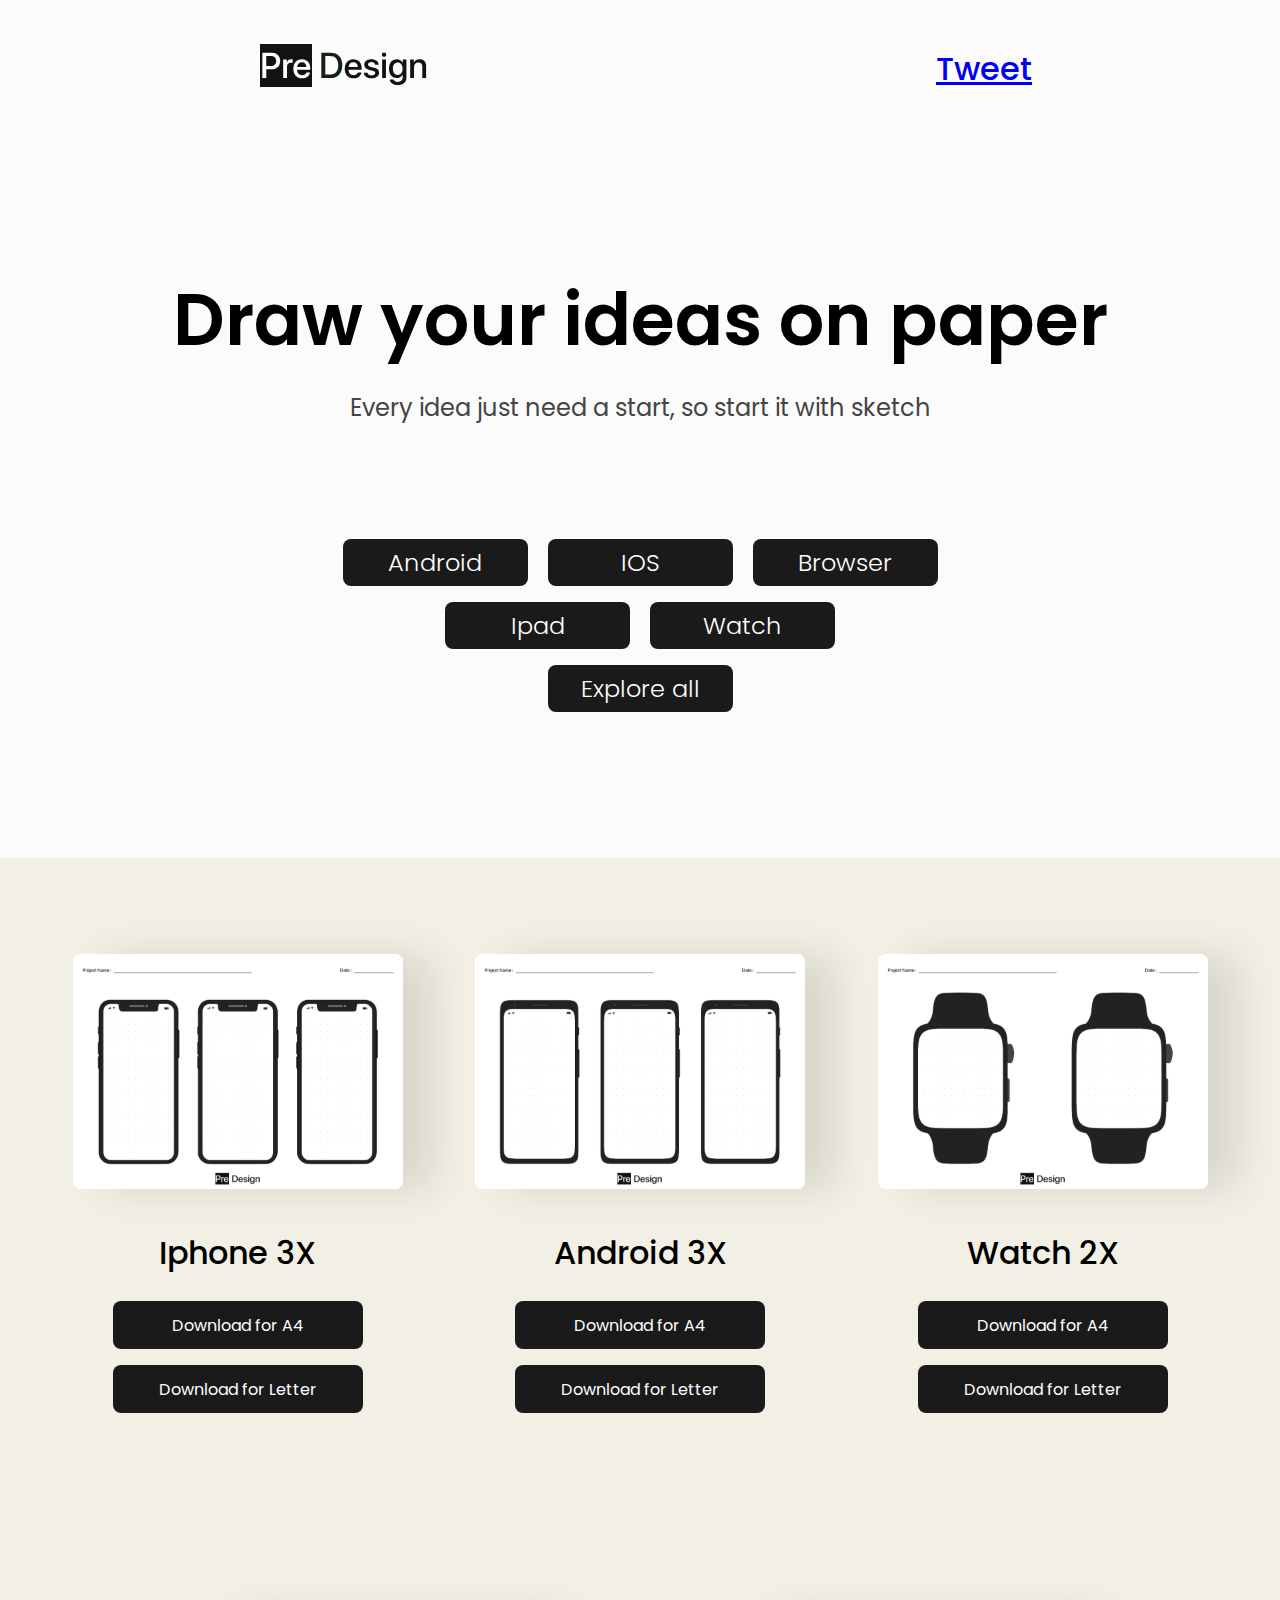
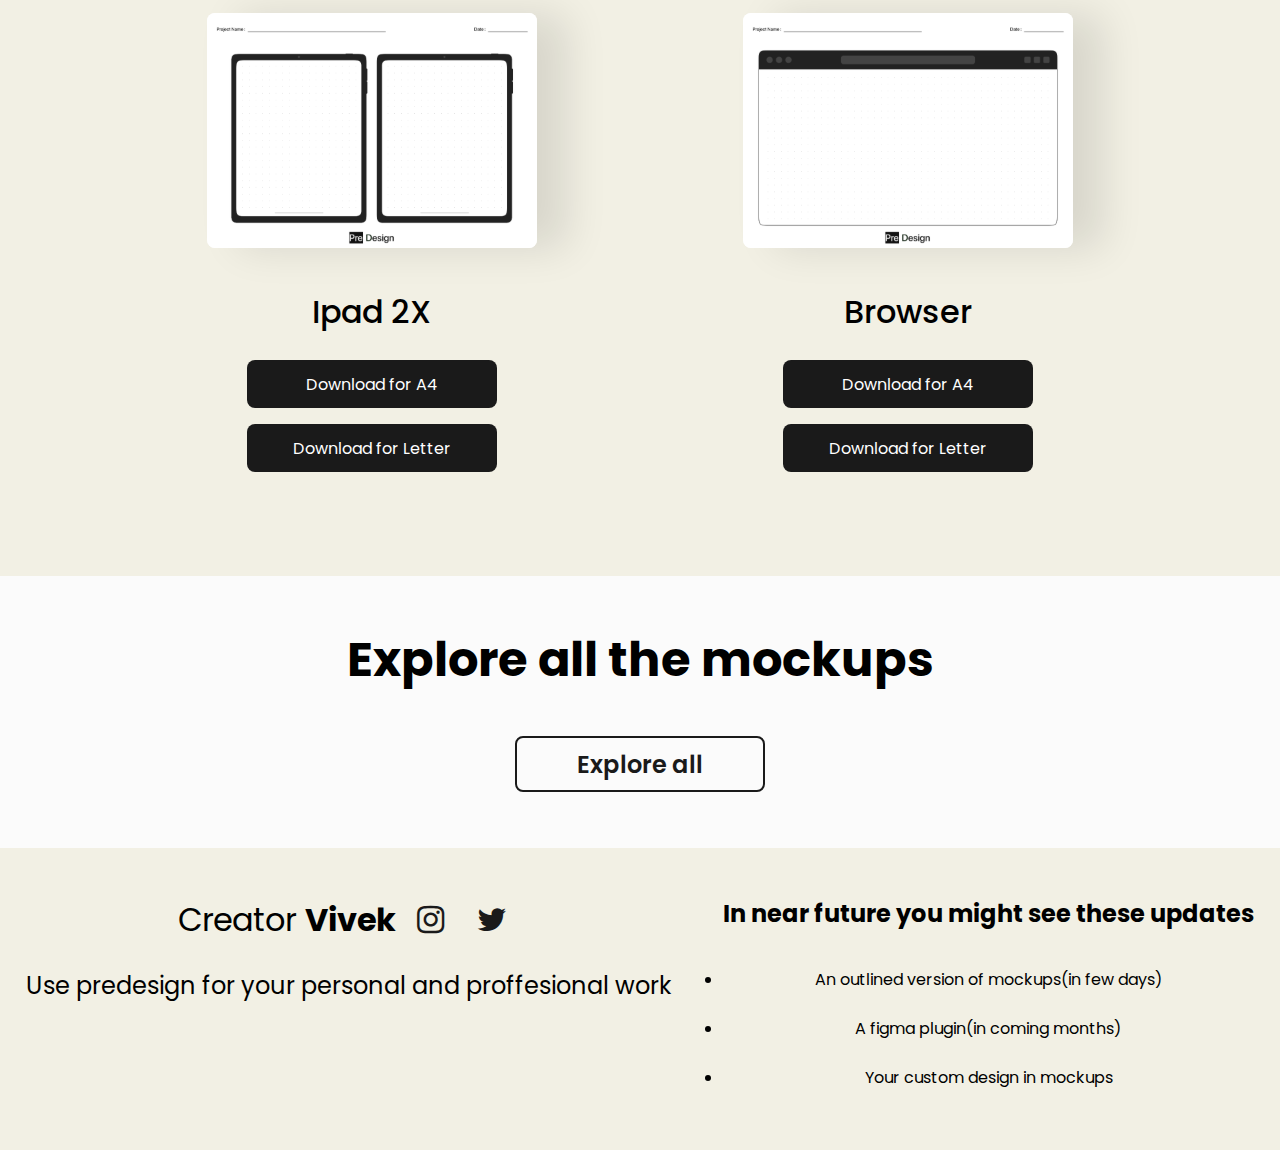
<file: predesign.html>
<!DOCTYPE html>
<html lang="en">
<head>
    <meta charset="UTF-8">
    <meta http-equiv="X-UA-Compatible" content="IE=edge">
    <meta name="viewport" content="width=device-width, initial-scale=1.0">
    <link rel="stylesheet" href="./Style.css">
    <link rel="preconnect" href="https://fonts.gstatic.com">
<link href="https://fonts.googleapis.com/css2?family=Poppins:wght@200;300;500&display=swap" rel="stylesheet">
<link rel="stylesheet" href="https://cdnjs.cloudflare.com/ajax/libs/font-awesome/4.7.0/css/font-awesome.min.css">

    <title>Predesign</title>
</head>
<body>
    <nav class="navbar">
        <a href="./predesign.html"><img src="./Images/Logo.svg" alt="predesign logo"></a>
        <a href="https://twitter.com/share?ref_src=twsrc%5Etfw" class="twitter-share-button" data-size="large" data-text="This is the appreciation tweet for @vivek90s for creating" data-hashtags="happydesigning" data-show-count="false">Tweet</a><script async src="https://platform.twitter.com/widgets.js" charset="utf-8"></script>
        <!-- <button class="twitter-button">Share on twitter <img src="./Images/twitter.svg" alt="twitter logo" width="32px" height="32px"></button> -->
    </nav>
    <section class="section-1">
        <div class="tagline">
             <h2 class="head">Draw your ideas on paper</h2>
             <p class="tag">Every idea just need a start, so start it with sketch </p>
        </div>
        <div class="categories">
            <div class="column-1">
                
               <a href="#mockups"><button class="device-button">Android</button></a> 
               <a href="#mockups"> <button class="device-button">IOS</button></a> 
               <a href="#mockups"><button class="device-button">Browser</button></a> 
               
                
            </div>
            <div class="column-2">
                <a href="#mockups"><button class="device-button">Ipad</button></a>
                <a href="#mockups"><button class="device-button">Watch</button></a>
                 </div>
            <div class="column-3">
                <a href="./all_mockups/all_mockups.html"> <button class="device-button">Explore all</button> </a>
            </div>       
        </div>
    </section>
    <section id="mockups" class="section-2">
        <div class="container">
        <div class="row-1">
            <div class="card">
                <img class="A4" src="Images/mockup-1.svg" alt="Iphone A4" width="330" height="235">
                    
                     <div class="template-details">
                        <p class="mockup-name"> Iphone 3X </p> 
                        <a href="./A4/Iphone3X-A4.pdf">  <button class="download-button"  >Download for A4 </button>  </a> 
                        <a href="./Letter/Iphone3X-letter.pdf"> <button class="download-button">Download for Letter</button>
                        </a> 
                     </div>  
                </div> 
                <div class="card">
                    <img class="A4" src="Images/mockup-2.svg" alt="Android A4" width="330" height="235">
                        
                         <div class="template-details">
                            <p class="mockup-name"> Android 3X </p> 
                             <a href="./A4/Android3X-A4.pdf"> <button class="download-button" >Download for A4 </button> </a>
                             <a href="./Letter/Android3X-letter.pdf"> <button class="download-button">Download for Letter</button> </a>
                            
                         </div>  
                    </div> 
                    <div class="card">
                        <img class="A4" src="Images/mockup-3.svg" alt="Android A4" width="330" height="235">
                            
                             <div class="template-details">
                                <p class="mockup-name"> Watch 2X </p> 
                                <a href="./A4/Watch2X-A4.pdf"><button class="download-button" >Download for A4 </button></a>
                                <a href="./Letter/watch2X-letter.pdf"><button class="download-button">Download for Letter</button></a>
                                
                             </div>  
                        </div> 
        </div>  
        <div class="row-1">
            <div class="card">
                <img class="A4" src="Images/mockup-4.svg" alt="Iphone A4" width="330" height="235">
                    
                     <div class="template-details">
                        <p class="mockup-name"> Ipad 2X </p> 
                        <a href="./A4/Ipad2X-A4.pdf"> <button class="download-button" >Download for A4 </button> </a>
                        <a href="./Letter/Ipad2X-letter.pdf"> <button class="download-button">Download for Letter</button> </a>
                        
                     </div>  
                </div> 
                <div class="card">
                    <img class="A4" src="Images/mockup-5.svg" alt="Android A4" width="330" height="235">
                        
                         <div class="template-details">
                            <p class="mockup-name"> Browser </p> 
                            <a href="./A4/browser-A4.pdf"><button class="download-button" >Download for A4 </button></a>
                            <a href="./Letter/browser-letter.pdf"><button class="download-button">Download for Letter</button></a>
                            
                         </div>  
                    </div> 
        </div>  
    </div>
    </section>
    <section>
        <div class="section-3">
            <div class="explore-container">
                <h2> Explore all the mockups </h2> 
                <a href="./all_mockups/all_mockups.html"> <button>Explore all</button> </a>
            </div>
        </div>
    </section>

     <footer>
        <div class="container">
            <div class="left-content">
               <div class="my-details">
                 Creator <span> Vivek</span>
                 <a href="https://www.instagram.com/vivek.fig/" target="_blank"><i class="fa fa-instagram"></i></a>
                 <a href="https://twitter.com/vivek90s" target="_blank"><i class="fa fa-twitter"></i></a>
                 

               </div> 
               <div class="predesign-details">
                Use predesign for your personal and proffesional work 
               </div>
            </div>
            <div class="right-content">
             <div class="coming-updates">
              <h2 class="update-title">In near future you might see these updates</h2>
                  <li>An outlined version of mockups(in few days)</li>
                  <li>A figma plugin(in coming months)</li>
                  <li>Your custom design in mockups</li>
             </div>
            </div>
        </div>
     </footer>

</body>
</html>
</file>
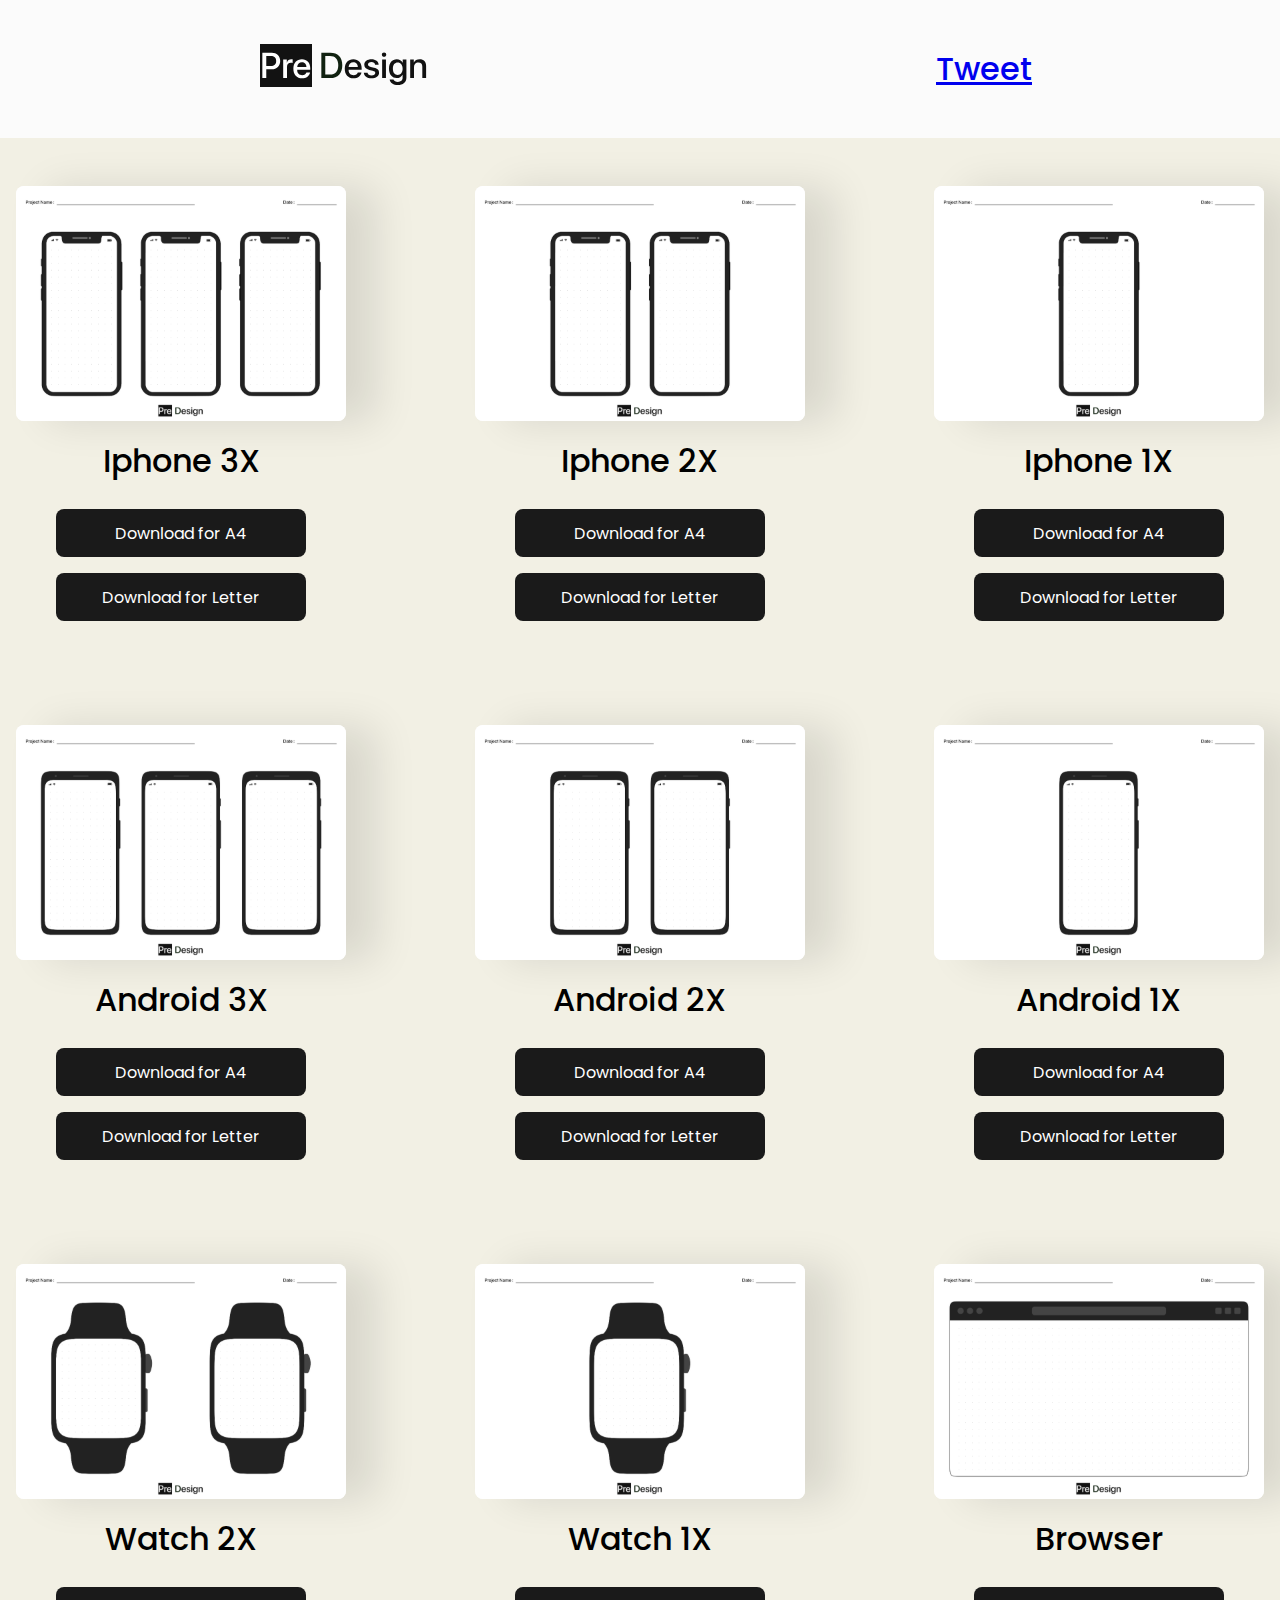
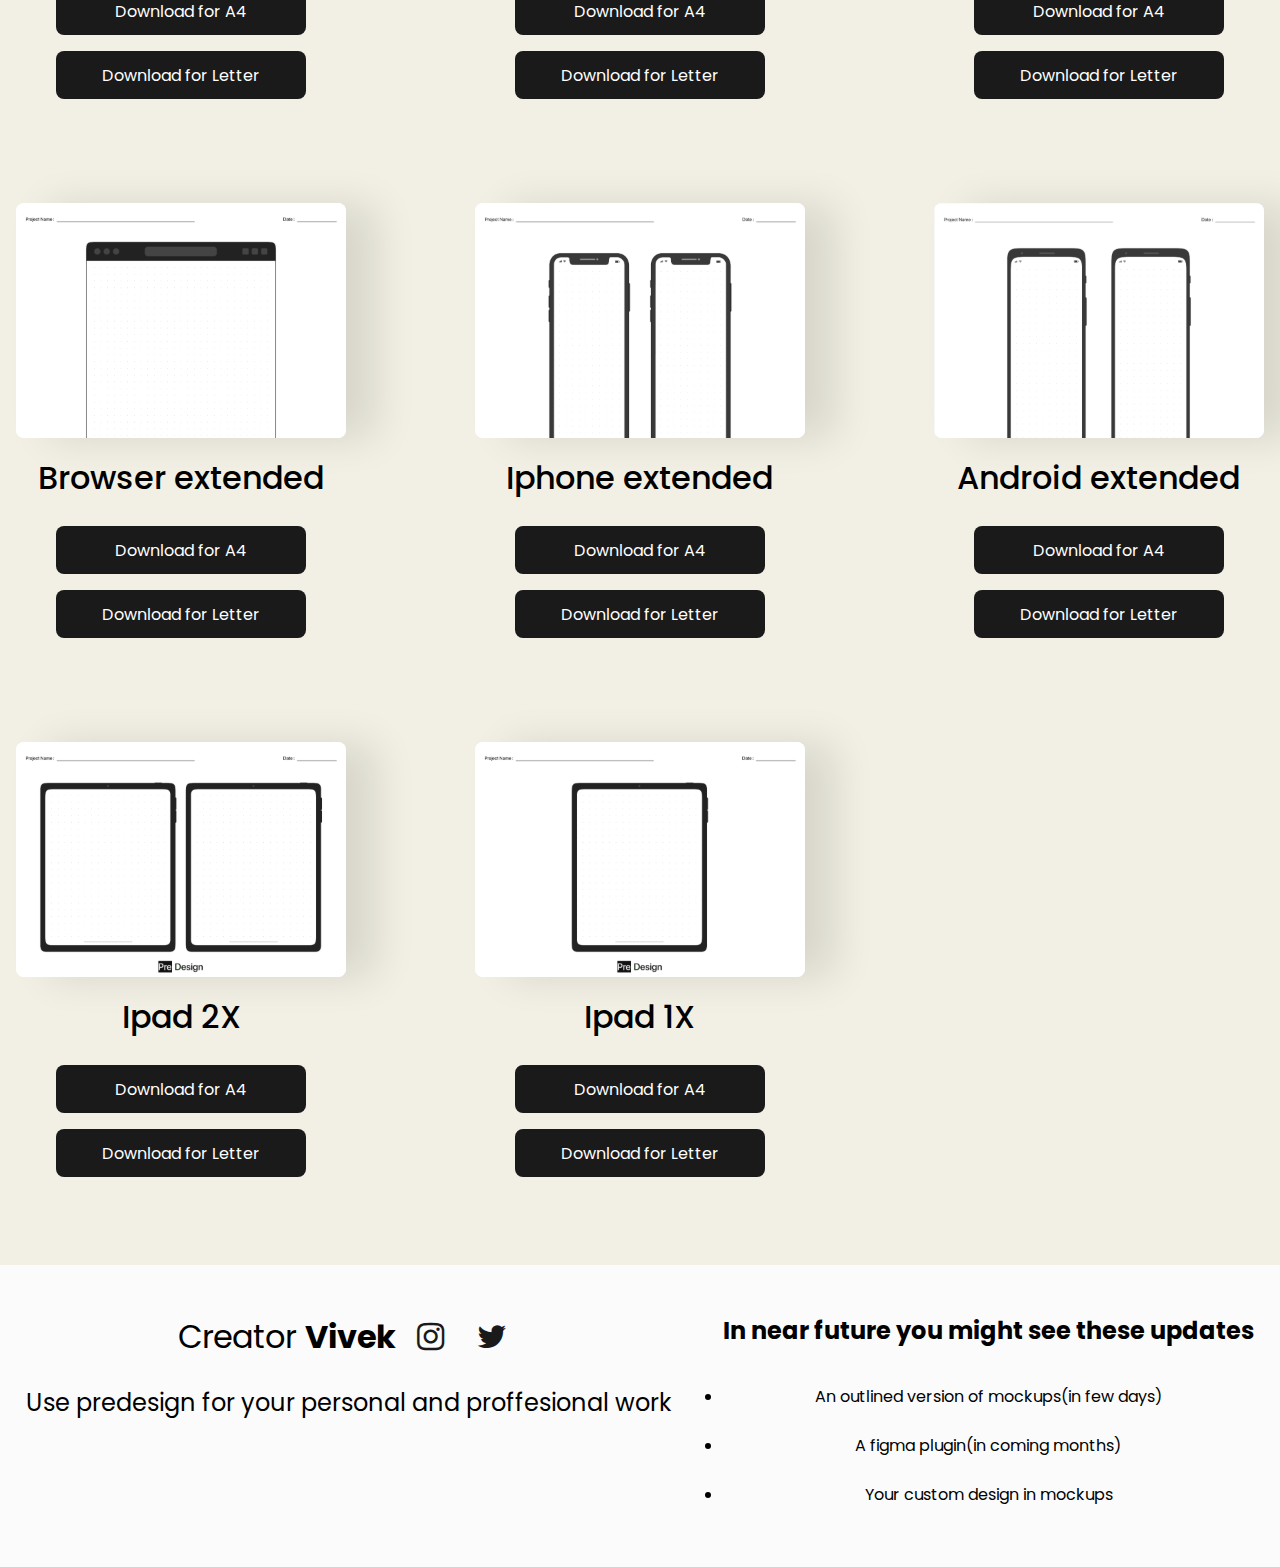
<file: all_mockups/all_mockups.html>
<!DOCTYPE html>
<html lang="en">
<head>
    <meta charset="UTF-8">
    <meta http-equiv="X-UA-Compatible" content="IE=edge">
    <meta name="viewport" content="width=device-width, initial-scale=1.0">
    <link rel="stylesheet" href="../Style.css">
    <link rel="stylesheet" href="./all_mockups.css">
    <link rel="preconnect" href="https://fonts.gstatic.com">
<link href="https://fonts.googleapis.com/css2?family=Poppins:wght@200;300;500&display=swap" rel="stylesheet">
<link rel="stylesheet" href="https://cdnjs.cloudflare.com/ajax/libs/font-awesome/4.7.0/css/font-awesome.min.css">
    <title>All mockups</title>
</head>
<body>

        <nav class="navbar">
            <a href="../predesign.html"><img src="../Images/Logo.svg" alt="predesign logo"></a>
            <a href="https://twitter.com/share?ref_src=twsrc%5Etfw" class="twitter-share-button" data-size="large" data-text="This is the appreciation tweet for @vivek90s for creating http://predesign.me/" data-hashtags="designmockups" data-show-count="false">Tweet</a><script async src="https://platform.twitter.com/widgets.js" charset="utf-8"></script>
            <!-- <button class="twitter-button">Share on twitter <img src="./Images/twitter.svg" alt="twitter logo" width="32px" height="32px"></button> -->
        </nav>

        <div class="all_mockups">
            
            <div class="card">
                <img class="A4" src="./images/Iphone-3X.svg" alt="Image" width="330" height="235">
                    
                     <div class="template-details">
                        <p class="mockup-name"> Iphone 3X </p> 
                        <a href="../A4/Iphone3X-A4.pdf">  <button class="download-button"  >Download for A4 </button>  </a> 
                        <a href="../Letter/Iphone3X-letter.pdf"> <button class="download-button">Download for Letter</button>
                        </a> 
                     </div>  
                </div>
            <div class="card">
                <img class="A4" src="./images/Iphone-2X.svg" alt="Image" width="330" height="235">
                    
                     <div class="template-details">
                        <p class="mockup-name"> Iphone 2X </p> 
                        <a href="../A4/Iphone2X-A4.pdf">  <button class="download-button"  >Download for A4 </button>  </a> 
                        <a href="../Letter/IphoneX-letter.pdf"> <button class="download-button">Download for Letter</button>
                        </a> 
                     </div>  
                </div>
            <div class="card">
                <img class="A4" src="./images/Iphone-1X.svg" alt="Image" width="330" height="235">
                    
                     <div class="template-details">
                        <p class="mockup-name"> Iphone 1X </p> 
                        <a href="../A4/Iphone1X-A4.pdf">  <button class="download-button"  >Download for A4 </button>  </a> 
                        <a href="../Letter/Iphone1X-letter.pdf"> <button class="download-button">Download for Letter</button>
                        </a> 
                     </div>  
                </div>
            <div class="card">
                <img class="A4" src="./images/Android-3X.svg" alt="Image" width="330" height="235">
                    
                     <div class="template-details">
                        <p class="mockup-name"> Android 3X </p> 
                        <a href="../A4/Android3X-A4.pdf">  <button class="download-button"  >Download for A4 </button>  </a> 
                        <a href="../Letter/Android3X-letter.pdf"> <button class="download-button">Download for Letter</button>
                        </a> 
                     </div>  
                </div>
            <div class="card">
                <img class="A4" src="./images/Android-2X.svg" alt="Image" width="330" height="235">
                    
                     <div class="template-details">
                        <p class="mockup-name"> Android 2X </p> 
                        <a href="../A4/Android2X-A4.pdf">  <button class="download-button"  >Download for A4 </button>  </a> 
                        <a href="../Letter/Android2X-letter.pdf"> <button class="download-button">Download for Letter</button>
                        </a> 
                     </div>  
                </div>
            <div class="card">
                <img class="A4" src="./images/Android-1X.svg" alt="Image" width="330" height="235">
                    
                     <div class="template-details">
                        <p class="mockup-name"> Android 1X </p> 
                        <a href="../A4/Android1X-A4.pdf">  <button class="download-button"  >Download for A4 </button>  </a> 
                        <a href="../Letter/Android1X-letter.pdf"> <button class="download-button">Download for Letter</button>
                        </a> 
                     </div>  
                </div>
            <div class="card">
                <img class="A4" src="./images/Watch-1X.svg" alt="Image" width="330" height="235">
                    
                     <div class="template-details">
                        <p class="mockup-name"> Watch 2X </p> 
                        <a href="../A4/Watch2X-A4.pdf">  <button class="download-button"  >Download for A4 </button>  </a> 
                        <a href="../Letter/watch2X-letter.pdf"> <button class="download-button">Download for Letter</button>
                        </a> 
                     </div>  
                </div>
            <div class="card">
                <img class="A4" src="./images/Watch.svg" alt="Image" width="330" height="235">
                    
                     <div class="template-details">
                        <p class="mockup-name"> Watch 1X </p> 
                        <a href="../A4/Watch1X-A4.pdf">  <button class="download-button"  >Download for A4 </button>  </a> 
                        <a href="../Letter/Watch1X-letter.pdf"> <button class="download-button">Download for Letter</button>
                        </a> 
                     </div>  
                </div>
            <div class="card">
                <img class="A4" src="./images/browser.svg" alt="Image" width="330" height="235">
                    
                     <div class="template-details">
                        <p class="mockup-name"> Browser </p> 
                        <a href="../A4/browser-A4.pdf">  <button class="download-button"  >Download for A4 </button>  </a> 
                        <a href="../Letter/browser-letter.pdf"> <button class="download-button">Download for Letter</button>
                        </a> 
                     </div>  
                </div>
            
            <div class="card">
                <img class="A4" src="./images/browser-extended.svg" alt="Image" width="330" height="235">
                    
                     <div class="template-details">
                        <p class="mockup-name"> Browser extended </p> 
                        <a href="../A4/Browser-extended-A4.pdf">  <button class="download-button"  >Download for A4 </button>  </a> 
                        <a href="../Letter/browser-extended-letter.pdf"> <button class="download-button">Download for Letter</button>
                        </a> 
                     </div>  
                </div>

            <div class="card">
                <img class="A4" src="./images/Iphone-extended.svg" alt="Image" width="330" height="235">
                    
                     <div class="template-details">
                        <p class="mockup-name"> Iphone extended </p> 
                        <a href="../A4/Iphone-extended-A4.pdf">  <button class="download-button"  >Download for A4 </button>  </a> 
                        <a href="../Letter/Iphone-extended-letter.pdf"> <button class="download-button">Download for Letter</button>
                        </a> 
                     </div>  
                </div>
            <div class="card">
                <img class="A4" src="./images/Android-extended.svg" alt="Image" width="330" height="235">
                    
                     <div class="template-details">
                        <p class="mockup-name"> Android extended </p> 
                        <a href="../A4/Android-extended-A4.pdf">  <button class="download-button"  >Download for A4 </button>  </a> 
                        <a href="../Letter/Android-extended-letter.pdf"> <button class="download-button">Download for Letter</button>
                        </a> 
                     </div>  
                </div>

                <div class="card">
                    <img class="A4" src="./images/Ipad-2X.svg" alt="Image" width="330" height="235">
                        
                         <div class="template-details">
                            <p class="mockup-name"> Ipad 2X </p> 
                            <a href="../A4/Ipad2X-A4.pdf">  <button class="download-button"  >Download for A4 </button>  </a> 
                            <a href="../Letter/Ipad2X-letter.pdf"> <button class="download-button">Download for Letter</button>
                            </a> 
                         </div>  
                    </div>
                <div class="card">
                    <img class="A4" src="./images/Ipad-1X.svg" alt="Image" width="330" height="235">
                        
                         <div class="template-details">
                            <p class="mockup-name"> Ipad 1X </p> 
                            <a href="../A4/Ipad1X-A4.pdf">  <button class="download-button"  >Download for A4 </button>  </a> 
                            <a href="../Letter/Ipad1X-letter.pdf"> <button class="download-button">Download for Letter</button>
                            </a> 
                         </div>  
                    </div>
         
        </div>

        <footer>
            <div class="container">
                <div class="left-content">
                   <div class="my-details">
                     Creator <span>Vivek</span>
                     <a href="https://www.instagram.com/vivek.fig/" target="_blank"><i class="fa fa-instagram"></i></a>
                     <a href="https://twitter.com/vivek90s" target="_blank"><i class="fa fa-twitter"></i></a>
                     
    
                   </div> 
                   <div class="predesign-details">
                    Use predesign for your personal and proffesional work 
                   </div>
                </div>
                <div class="right-content">
                 <div class="coming-updates">
                  <h2 class="update-title">In near future you might see these updates</h2>
                      <li>An outlined version of mockups(in few days)</li>
                      <li>A figma plugin(in coming months)</li>
                      <li>Your custom design in mockups</li>
                 </div>
                </div>
            </div>
         </footer>
</body>
</html>
</file>
<file: Style.css>
*{
    margin: 0;
    padding: 0;
    box-sizing: border-box;
    font-family: 'Poppins', sans-serif;
    background-color: #FBFBFB;
    scroll-behavior: smooth;
}

button{
    cursor: pointer;
}

a{
    background: transparent;
}

p {
    background: transparent;
}

.product-hunt .ph-badge{
    background: transparent;
}

.product-hunt .ph-class{
    align-items: center;
   
    padding: 0px 24px;
}

.product-hunt p{
    color: white;
    font-weight: 400;
    background: transparent;
}

.product-hunt .ph-logo{
   width: 75px;
   height: 75px;
   background: transparent;
   
}
.product-hunt .ph-class{
    display: flex;
    flex-direction: row;
    background: transparent;
 }

.product-hunt{
    display: flex;
    flex-direction: row;
    justify-content: center;
    align-items: center;
    background: #DA552F;
    padding: 8px 0;
}

.navbar{
    display: flex;
    flex-direction: row;
    justify-content: space-around;
    align-items: center;
    background-color:transparent;
    margin: 32px 0;
}
.twitter-share-button{
    border: none;
    font-size: 32px;
    background: none;
    font-weight: 500;
}

.section-1{
    display: flex;
    flex-direction: column;
    align-items: center;
    justify-content: center;
    background-color: #FBFBFB;
    height: 80vh;
}

.tagline{
    text-align: center;
}

.head{
    font-size: 72px;
    font-weight: 600 ;
}
.tag{
    font-size: 24px;
    font-weight: 400;
    margin-top: 16px;
    color: #444444;
}

.categories{
    display: flex;
    flex-direction: column;
    align-items: center;
    padding: 10px;
    margin-top: 96px;
}

.device-button, .explore-button{
    margin: 8px;
    width: 185px;
    height: 47px;
    background: #1a1a1a;
    border: none;
    color: white;
    font-size: 24px;
    font-weight: 300;
    border-radius: 8px;
}

/* section-2 */

.section-2{
    background-color: #F2F0E4;
    height: auto;
    text-align: center;
    
}

 .container{
    background: transparent; 
    display: flex;
    justify-content: center;
    flex-direction: column;
} 

.row-1{
    background: transparent;
    display: flex;
    flex-direction: row;
    justify-content: space-evenly;
    padding: 96px 0;
}


.row-1 .card{
    width: 330px;
    background:transparent;
    display: flex;
    flex-direction: column;
    align-items: center;
}

.A4{
    border-radius: 8px;
    box-shadow: 31px 1px 41px -1px rgba(0,0,0,0.11);
-webkit-box-shadow: 31px 1px 41px -1px rgba(0,0,0,0.11);
-moz-box-shadow: 31px 1px 41px -1px rgba(0,0,0,0.11);
}
.row-1 .template-details{
    display: flex;
    flex-direction: column;
    justify-content: center;
    align-items: center;
    border-radius: 13px;
    margin-top: 24px;
    background: transparent;

}

.template-details .mockup-name{
    font-size: 32px;
    font-weight: 500;
    background: transparent;
    margin: 16px;
}
  
.download-button{
    margin: 8px;
    width: 250px;
    height: 48px;
    background: #1a1a1a;
    border: none;
    color: white;
    font-size: 16px;
    font-weight: 400;
    border-radius: 8px;
}


.section-3 .explore-container{
    display: flex;
    flex-direction: column;
    align-items: center;
    justify-content: center;
    background: transparent;
    padding: 3rem 0;
}

.section-3 .explore-container h2{
    font-size: 48px;
    background: transparent;
    margin-bottom: 32px;
}
.section-3 .explore-container button{
    margin: 8px;
    width: 250px;
    height: 56px;
    border: 2px solid #1a1a1a;
    border-radius: 8px;
    color: #1a1a1a;
    font-size: 24px;
    font-weight: 600;
    border-radius: 8px;
    background: transparent;
}


footer{
    text-align: center;
}


footer .container{
    display: flex;
    flex-direction: row;
    justify-content: space-around;
    padding: 3rem 0;
    background: #F2F0E4;
}

i{
    background: transparent;
    color: #1a1a1a;
    padding: 0 12px;
}

.container .left-content {
    background: transparent;
    
}

.container .left-content .my-details{
    font-size: 32px;
    font-size: 800;
    margin-bottom: 24px;
    background: transparent;
    
}
.container .left-content .predesign-details{
    font-size: 24px;
    font-size: 800;
    background: transparent;
}

.container .left-content span{
    font-weight: 700;
    background: transparent;
}

.container .update-title{
    padding-bottom: 24px;
    background: transparent;
}

.container .right-content .coming-updates{
    background-color: transparent;
}

.container .right-content {
    background-color: transparent;
}

.container  li{
    padding: 12px 0;
    background: transparent;
}

.contribute-heading{
    font-size: 20px;
    margin: 24px 0;
}
.contribute-heading a{
    text-decoration: none;
    color: #4078c0;
    font-weight: 600;
    
}




@media only screen and (max-width: 800px) {

    .product-hunt .ph-class{
        display: flex;
        flex-direction: column;
        margin-bottom: 16px;
    }
    .product-hunt{
        display: flex;
        flex-direction: column;
    }
    
.navbar{
    display: flex;
    flex-direction: column;
    justify-content: space-evenly;
    align-items: center;
    margin-bottom: 16px ;
}
.twitter-share-button{
   margin: 16px 0;
}

.head{
    font-size: 42px;
    margin: auto 24px;
}

.tag{
    font-size: 18px;
    font-weight: 400;
    margin: 16px 16px ;
}
/* 
.categories{
    padding: 8px;
    margin-top: 64px;
}

.column-1{
    display: flex;
    flex-direction: column;

}
.column-2{
    display: flex;
    flex-direction: column;
    
}

*/
.device-button{
    display: none;
} 

.row-1{
    background: transparent;
    display: flex;
    flex-direction: column;
    justify-content: center;
    align-items: center;
    padding: 42px 0;
}
.row-1 .card{
    width: 330px;
    background:transparent;
    display: flex;
    flex-direction: column;
    align-items: center;
    padding: 42px 24px;
}

.section-2{
    background-color: #F2F0E4;
    height: auto;
    text-align: center;
    
}
.section-3 .explore-container {
    text-align: center;
}
.section-3 .explore-container h2{
    font-size: 38px;
    background: transparent;
    margin-bottom: 32px;
}

footer .container{
    display: flex;
    flex-direction: column;
    justify-content: center;
    align-items: center;
}

.container .left-content .my-details{
    font-size: 24px;
    
}
.container .left-content .my-details{
   display: flex;
   flex-direction: row;
   align-items: center;
   justify-content: center;
    
}
span{
    padding-left: 6px;
}
.container .left-content .predesign-details{
    text-align: center;
}

.container .left-content span{
    font-weight: 700;
    background: transparent;
}

.container .right-content{
    display: none;
}





  }
</file>
<file: all_mockups/all_mockups.css>
.all_mockups{
    padding-top: 3rem;
    display: grid;
    grid-gap: 6rem;
    grid-template-columns: repeat(3, 1fr);
    grid-template-rows: repeat(2, 1fr);
    margin: 0 auto;
    background: #F2F0E4;
    padding-bottom: 5rem;

}

.template-details{
    display: flex;
   flex-direction: column;
   justify-content: center;
   align-items: center;
   background: transparent;
}

.all_mockups .card{
    margin: 0 auto;
    width: 330px;
    background:transparent;
    display: flex;
    flex-direction: column;
    align-items: center;
    justify-content: center;
}

footer .container{
    display: flex;
    flex-direction: row;
    justify-content: space-around;
    padding: 3rem 0;
    background: transparent;
}

@media only screen and (max-width: 800px) {
   
    .all_mockups{
        padding-top: 3rem;
        display: grid;
        grid-gap: 6rem;
        grid-template-columns: repeat(1, 1fr);
        grid-template-rows: repeat(2, 1fr);
        margin: 0 auto;
        background: #F2F0E4;
        padding-bottom: 5rem;
    
    }
    

}
</file>
